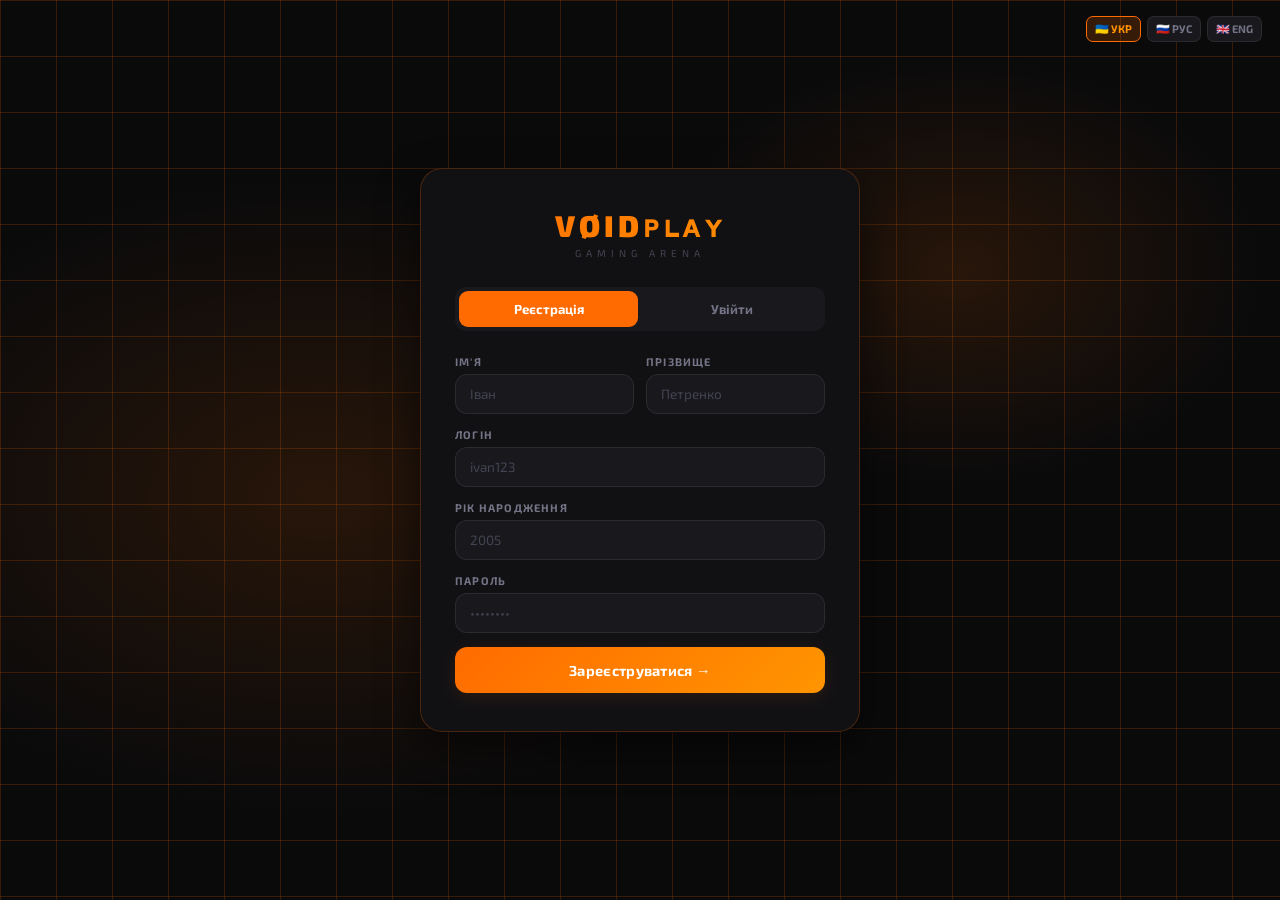
<file: index.html>
<!DOCTYPE html>
<html lang="uk">
<head>
<meta charset="UTF-8"><meta name="viewport" content="width=device-width,initial-scale=1.0">
<title>VØIDplay — Головна</title>
<link rel="stylesheet" href="style.css?v=2026">
<style>
.hero{min-height:100vh;display:flex;flex-direction:column;align-items:center;justify-content:center;text-align:center;padding:calc(var(--header-h)+60px) 24px 80px;position:relative;overflow:hidden;}
.hero-bg{position:absolute;inset:0;pointer-events:none;background:radial-gradient(ellipse 70% 60% at 50% 42%,var(--primary-glow) 0%,transparent 70%),radial-gradient(ellipse 40% 35% at 15% 75%,var(--primary-glow) 0%,transparent 55%);}
.hero-bg::after{content:'';position:absolute;inset:0;background-image:linear-gradient(var(--primary-dim) 1px,transparent 1px),linear-gradient(90deg,var(--primary-dim) 1px,transparent 1px);background-size:60px 60px;}
.hero-badge{display:inline-flex;align-items:center;gap:8px;background:var(--primary-dim);border:1px solid var(--border-primary);border-radius:50px;padding:6px 18px;font-size:11px;font-weight:700;color:var(--primary-light);letter-spacing:1.5px;text-transform:uppercase;margin-bottom:26px;animation:fadeUp .55s ease both;}
.bdot{width:7px;height:7px;border-radius:50%;background:var(--primary);animation:pulse 2s infinite;}
.hero-title{font-size:clamp(68px,13vw,138px);font-weight:900;letter-spacing:-3px;line-height:.88;background:var(--primary-grad);-webkit-background-clip:text;-webkit-text-fill-color:transparent;animation:fadeUp .6s .08s ease both;margin-bottom:20px;}
.hero-sub{font-size:clamp(14px,1.8vw,16px);color:var(--muted);max-width:450px;line-height:1.7;animation:fadeUp .6s .16s ease both;margin-bottom:36px;}
.hero-btns{display:flex;gap:12px;flex-wrap:wrap;justify-content:center;animation:fadeUp .6s .24s ease both;}
.scroll-hint{position:absolute;bottom:36px;left:50%;transform:translateX(-50%);display:flex;flex-direction:column;align-items:center;gap:6px;color:var(--dim);font-size:10px;letter-spacing:2px;text-transform:uppercase;animation:fadeUp .8s .6s ease both;}
.scroll-arr{width:17px;height:17px;border-right:2px solid var(--dim);border-bottom:2px solid var(--dim);transform:rotate(45deg);animation:scrollBounce 1.6s infinite;}
@keyframes scrollBounce{0%,100%{transform:rotate(45deg) translateY(0);opacity:.8;}50%{transform:rotate(45deg) translateY(5px);opacity:.3;}}

.stats-section{padding:90px 0;}
.stats-grid{display:grid;grid-template-columns:repeat(auto-fit,minmax(200px,1fr));gap:16px;margin-top:46px;}

.info-section{background:var(--surface);border-top:1px solid var(--border-primary);border-bottom:1px solid var(--border-primary);padding:90px 0;}
.info-grid{display:grid;grid-template-columns:1fr 1fr;gap:52px;align-items:start;}
.warn-box{background:rgba(255,58,58,.07);border:1px solid rgba(255,58,58,.22);border-radius:var(--r-lg);padding:20px 22px;display:flex;align-items:flex-start;gap:13px;margin-top:22px;}
.warn-icon{font-size:26px;flex-shrink:0;line-height:1;}
.warn-title{font-size:14px;font-weight:900;color:#ff5555;margin-bottom:4px;}
.warn-text{font-size:12.5px;color:var(--muted);line-height:1.6;}
.info-cards{display:flex;flex-direction:column;gap:11px;}
.icard{background:var(--surface2);border:1px solid var(--border);border-radius:11px;padding:14px 16px;display:flex;align-items:center;gap:13px;}
.icard-icon{width:36px;height:36px;border-radius:9px;background:var(--primary-dim);display:flex;align-items:center;justify-content:center;font-size:17px;flex-shrink:0;}
.icard-title{font-size:13px;font-weight:700;margin-bottom:2px;}
.icard-text{font-size:12px;color:var(--muted);line-height:1.5;}

footer{background:var(--surface);border-top:1px solid var(--border-primary);padding:60px 0 38px;}
.footer-grid{display:grid;grid-template-columns:1.4fr 1fr 1fr;gap:48px;margin-bottom:46px;}
.flt{font-size:22px;font-weight:900;letter-spacing:3px;background:var(--primary-grad);-webkit-background-clip:text;-webkit-text-fill-color:transparent;}
.fls{font-size:8px;color:var(--dim);letter-spacing:4px;text-transform:uppercase;margin-top:2px;}
.fdesc{font-size:13px;color:var(--muted);line-height:1.65;margin-top:12px;max-width:230px;}
.fcol-title{font-size:10px;font-weight:700;color:var(--primary);letter-spacing:2.5px;text-transform:uppercase;margin-bottom:14px;}
.flinks{list-style:none;display:flex;flex-direction:column;gap:9px;}
.flinks a{font-size:13.5px;color:var(--muted);transition:color .2s;}
.flinks a:hover{color:var(--primary-light);}
.socials{display:flex;flex-direction:column;gap:8px;}
.soc-btn{display:flex;align-items:center;gap:10px;background:var(--surface2);border:1px solid var(--border);border-radius:10px;padding:8px 12px;font-size:13px;font-weight:600;color:var(--muted);transition:all .2s;}
.soc-btn:hover{border-color:var(--primary);color:var(--primary-light);}
.soc-ico{width:27px;height:27px;border-radius:8px;display:flex;align-items:center;justify-content:center;font-size:14px;}
.fbottom{border-top:1px solid var(--border);padding-top:22px;display:flex;align-items:center;justify-content:space-between;flex-wrap:wrap;gap:12px;}
.fcopy{font-size:12px;color:var(--dim);}
.flegal{display:flex;gap:16px;}
.flegal a{font-size:12px;color:var(--dim);transition:color .2s;}
.flegal a:hover{color:var(--muted);}
.age-chip{background:rgba(255,58,58,.12);border:1px solid rgba(255,58,58,.28);border-radius:6px;padding:3px 9px;font-size:11px;font-weight:900;color:#ff5050;letter-spacing:1px;}
@media(max-width:768px){.info-grid{grid-template-columns:1fr;gap:26px;}.footer-grid{grid-template-columns:1fr;gap:28px;}.fbottom{flex-direction:column;align-items:flex-start;}}
</style>
</head>
<body>
<header class="navbar" id="navbar"></header>

<section class="hero" id="home">
  <div class="hero-bg"></div>
  <div class="hero-badge"><span class="bdot"></span><span>Gaming & Casino Arena</span></div>
  <h1 class="hero-title">VØIDplay</h1>
  <p class="hero-sub">Твоя арена для карткових ігор, Блекджеку проти AI, Crash та щоденних нагород. Грай, вигравай фішки та монети!</p>
  <div class="hero-btns">
    <a href="cards.html" class="btn btn-primary btn-lg">🃏 Карткові ігри (Blackjack) →</a>
    <a href="crash.html" class="btn btn-secondary btn-lg">💥 Грати в Crash</a>
  </div>
  <div class="scroll-hint"><span>ГОРТАЙ</span><div class="scroll-arr"></div></div>
</section>

<section class="stats-section" id="about">
  <div class="container">
    <div class="reveal">
      <div class="section-label">Про нас</div>
      <h2 class="section-title">Нас обирають тисячі</h2>
      <p class="section-desc">VØIDplay — жива платформа з реальними гравцями, картярнею та чесними правилами гри.</p>
    </div>
    <div class="stats-grid counters-group">
      <div class="stat-card reveal reveal-d1"><div class="stat-num" data-count="14280">0</div><div class="stat-lbl">Активних гравців</div></div>
      <div class="stat-card reveal reveal-d2"><div class="stat-num" data-count="382000">0</div><div class="stat-lbl">Роздач зіграно</div></div>
      <div class="stat-card reveal reveal-d3"><div class="stat-num" data-count="9400000">0</div><div class="stat-lbl">Виплачено монет</div></div>
      <div class="stat-card reveal reveal-d4"><div class="stat-num" data-count="847">0</div><div class="stat-lbl">Онлайн зараз</div></div>
    </div>
  </div>
</section>

<section class="info-section">
  <div class="container">
    <div class="info-grid">
      <div class="reveal">
        <div class="section-label">Важливо</div>
        <h2 class="section-title">Безпека та правила</h2>
        <p class="section-desc">Перш ніж почати — ознайомся з основними правилами платформи.</p>
        <div class="warn-box"><div class="warn-icon">⚠️</div>
          <div><div class="warn-title">Вікове обмеження: 13+</div>
            <div class="warn-text">Якщо тобі немає 13 років — покинь сайт. Ця платформа містить ігровий контент.</div></div></div>
      </div>
      <div class="info-cards reveal reveal-d1">
        <div class="icard"><div class="icard-icon">🔒</div><div><div class="icard-title">Безпечне середовище</div><div class="icard-text">Всі дані зашифровані. Ми не передаємо інформацію третім особам.</div></div></div>
        <div class="icard"><div class="icard-icon">🪙</div><div><div class="icard-title">Тільки ігрові монети</div><div class="icard-text">На платформі немає реальних грошей — лише ігрова валюта.</div></div></div>
        <div class="icard"><div class="icard-icon">📋</div><div><div class="icard-title">Чесна гра</div><div class="icard-text">Шахрайство і мультиакаунти заборонені та призведуть до бану.</div></div></div>
        <div class="icard"><div class="icard-icon">💬</div><div><div class="icard-title">Підтримка 24/7</div><div class="icard-text">Наша команда допоможе в Telegram або Discord у будь-який час.</div></div></div>
      </div>
    </div>
  </div>
</section>

<footer>
  <div class="container">
    <div class="footer-grid">
      <div>
        <div class="flt">VØIDᴘʟᴀʏ</div><div class="fls">Gaming Arena</div>
        <p class="fdesc">Найкраща ігрова арена для карткових ігор, кейсів та нагород. Грай чесно, вигравай більше.</p>
      </div>
      <div>
        <div class="fcol-title">Навігація</div>
        <ul class="flinks">
          <li><a href="index.html">🏠 Головна</a></li>
          <li><a href="cards.html">🃏 Карткові ігри</a></li>
          <li><a href="crash.html">💥 Crash</a></li>
          <li><a href="cases.html">🎁 Кейси (Ремонт)</a></li>
          <li><a href="wheel.html">🎡 Колесо (Ремонт)</a></li>
          <li><a href="profile.html">👤 Профіль</a></li>
        </ul>
      </div>
      <div>
        <div class="fcol-title">Соціальні мережі</div>
        <div class="socials">
          <a href="#" class="soc-btn"><span class="soc-ico" style="background:rgba(41,182,246,.15)">✈️</span>Telegram</a>
          <a href="#" class="soc-btn"><span class="soc-ico" style="background:rgba(88,101,242,.15)">💬</span>Discord</a>
          <a href="#" class="soc-btn"><span class="soc-ico" style="background:rgba(255,0,0,.12)">▶️</span>YouTube</a>
          <a href="#" class="soc-btn"><span class="soc-ico" style="background:rgba(255,255,255,.06)">🎵</span>TikTok</a>
        </div>
      </div>
    </div>
    <div class="fbottom">
      <span class="fcopy">© 2025 VØIDplay. Усі права захищені.</span>
      <div class="flegal"><a href="#">Умови</a><a href="#">Конфіденційність</a><a href="#">Правила</a></div>
      <span class="age-chip">13+</span>
    </div>
  </div>
</footer>

<script src="script.js?v=2026"></script>
<script>
requireAuth();
buildNavbar('home');
setLang(currentLang);
initReveal();
initCounters();
initMusic();
</script>
</body>
</html>
</file>
<file: style.css>
/* ═══════════════════════════════════════════
   VØIDplay — style.css  v11
   Dark & Light Themes · Blackjack · Next-Gen Texas Poker Arena · Pointer Roulette · 100% Mobile
   ═══════════════════════════════════════════ */
@import url('https://fonts.googleapis.com/css2?family=Exo+2:wght@400;600;700;900&display=swap');

*,*::before,*::after{margin:0;padding:0;box-sizing:border-box;}

/* ── DARK THEME (Black + Orange) ── */
:root, [data-theme="dark"] {
  --theme-name: 'dark';
  --orange: #ff6b00;
  --orange-light: #ff8c00;
  --orange-dim: rgba(255,107,0,.18);
  --orange-glow: rgba(255,107,0,.12);
  --primary: #ff6b00;
  --primary-light: #ff9200;
  --primary-dim: rgba(255,107,0,.18);
  --primary-glow: rgba(255,107,0,.12);
  --primary-grad: linear-gradient(135deg, #ff6b00, #ff9500);
  --primary-grad-hover: linear-gradient(135deg, #ff7a1a, #ffa01a);
  
  --bg: #0a0a0b;
  --bg2: #0e0e10;
  --surface: #111114;
  --surface2: #18181d;
  --surface3: #1e1e24;
  --border: rgba(255,255,255,.08);
  --border-o: rgba(255,107,0,.24);
  --border-primary: rgba(255,107,0,.24);
  
  --text: #f0f0f4;
  --text-pure: #ffffff;
  --muted: #737385;
  --dim: #444452;
  
  --green: #00e676;
  --red: #ff4444;
  --blue: #00d4ff;
  --purple: #9d4edd;
  --gold: #ffb800;
  
  --navbar-bg: rgba(10,10,11,.92);
  --header-h: 64px;
  --r: 12px;
  --r-lg: 18px;
  --font: 'Exo 2', sans-serif;
  --shadow-card: 0 16px 40px rgba(0,0,0,.5);
}

/* ── LIGHT THEME (White + Blue) ── */
[data-theme="light"] {
  --theme-name: 'light';
  --orange: #0062ff;
  --orange-light: #0084ff;
  --orange-dim: rgba(0,98,255,.12);
  --orange-glow: rgba(0,98,255,.08);
  --primary: #0062ff;
  --primary-light: #0084ff;
  --primary-dim: rgba(0,98,255,.12);
  --primary-glow: rgba(0,98,255,.08);
  --primary-grad: linear-gradient(135deg, #0052e0, #0099ff);
  --primary-grad-hover: linear-gradient(135deg, #0062ff, #1ab0ff);
  
  --bg: #f4f6fa;
  --bg2: #e9eef6;
  --surface: #ffffff;
  --surface2: #f0f3f9;
  --surface3: #e2e8f4;
  --border: rgba(0,25,70,.10);
  --border-o: rgba(0,98,255,.24);
  --border-primary: rgba(0,98,255,.24);
  
  --text: #0e121a;
  --text-pure: #000000;
  --muted: #586377;
  --dim: #8b97ac;
  
  --green: #00a854;
  --red: #d32f2f;
  --blue: #0062ff;
  --purple: #7025c2;
  --gold: #df9b00;
  
  --navbar-bg: rgba(255,255,255,.94);
  --header-h: 64px;
  --r: 12px;
  --r-lg: 18px;
  --font: 'Exo 2', sans-serif;
  --shadow-card: 0 12px 36px rgba(0,35,90,.08);
}

/* ── BASE & SCROLLBAR ── */
html { scroll-behavior: smooth; }
body {
  font-family: var(--font);
  background: var(--bg);
  color: var(--text);
  min-height: 100vh;
  -webkit-font-smoothing: antialiased;
  transition: background-color .25s ease, color .25s ease;
  overflow-x: hidden;
}
a { text-decoration: none; color: inherit; }
button { font-family: var(--font); cursor: pointer; }
input, select { font-family: var(--font); }

::-webkit-scrollbar { width: 6px; height: 6px; }
::-webkit-scrollbar-track { background: var(--bg2); }
::-webkit-scrollbar-thumb { background: var(--surface3); border-radius: 3px; }

/* ── NAVBAR ── */
.navbar {
  position: fixed;
  top: 0; left: 0; right: 0;
  height: var(--header-h);
  background: var(--navbar-bg);
  backdrop-filter: blur(20px);
  -webkit-backdrop-filter: blur(20px);
  border-bottom: 1px solid var(--border-primary);
  z-index: 1000;
  display: flex;
  align-items: center;
  padding: 0 20px;
  transition: background .25s ease, border-color .25s ease;
}
.nav-logo {
  display: flex;
  flex-direction: column;
  line-height: 1;
  margin-right: 20px;
  flex-shrink: 0;
}
.nav-logo-title {
  font-size: 19px;
  font-weight: 900;
  letter-spacing: 2px;
  background: var(--primary-grad);
  -webkit-background-clip: text;
  -webkit-text-fill-color: transparent;
}
.nav-logo-sub {
  font-size: 7px;
  color: var(--dim);
  letter-spacing: 3px;
  text-transform: uppercase;
  margin-top: 2px;
}
.nav-links {
  display: flex;
  align-items: center;
  gap: 4px;
  flex: 1;
}
.nav-link {
  display: flex;
  align-items: center;
  gap: 6px;
  padding: 7px 11px;
  border-radius: 9px;
  font-size: 12.5px;
  font-weight: 700;
  color: var(--muted);
  transition: color .2s, background .2s;
  white-space: nowrap;
  border: none;
  background: none;
}
.nav-link:hover {
  color: var(--primary-light);
  background: var(--primary-dim);
}
.nav-link.active {
  color: var(--primary-light);
  background: var(--primary-dim);
  border-bottom: 2px solid var(--primary);
}
.nav-right {
  display: flex;
  align-items: center;
  gap: 8px;
  margin-left: auto;
  flex-shrink: 0;
}
.lang-btn {
  background: var(--surface2);
  border: 1px solid var(--border);
  border-radius: 7px;
  padding: 5px 8px;
  color: var(--muted);
  font-size: 11px;
  font-weight: 700;
  cursor: pointer;
  transition: all .2s;
}
.lang-btn:hover { border-color: var(--primary); color: var(--primary-light); }
.lang-btn.active {
  background: var(--primary-dim);
  border-color: var(--primary);
  color: var(--primary-light);
}

/* ── NAV COINS & PLUS BUTTON ── */
.nav-coins-wrap {
  display: flex;
  align-items: center;
  background: var(--surface2);
  border: 1px solid var(--border-primary);
  border-radius: 10px;
  overflow: hidden;
  box-shadow: 0 2px 8px rgba(0,0,0,.15);
}
.nav-coins {
  display: flex;
  align-items: center;
  gap: 5px;
  padding: 5px 10px;
  font-size: 13px;
  font-weight: 800;
  color: var(--gold);
}
.nav-coins-plus {
  background: var(--primary);
  border: none;
  border-left: 1px solid var(--border-primary);
  color: #ffffff;
  font-size: 15px;
  font-weight: 900;
  padding: 5px 10px;
  cursor: pointer;
  display: flex;
  align-items: center;
  justify-content: center;
  transition: all .2s;
  box-shadow: inset 0 0 10px rgba(0,0,0,.2);
}
.nav-coins-plus:hover {
  background: var(--primary-light);
  transform: scale(1.05);
}
.nav-coins-plus:active {
  transform: scale(0.95);
}

.profile-wrap { position: relative; }
.profile-toggle {
  display: flex;
  align-items: center;
  gap: 7px;
  background: var(--primary-dim);
  border: 1px solid var(--border-primary);
  border-radius: 10px;
  padding: 4px 10px 4px 4px;
  cursor: pointer;
  transition: all .2s;
}
.profile-toggle:hover { background: var(--primary-glow); border-color: var(--primary); }
.profile-avatar {
  width: 30px;
  height: 30px;
  border-radius: 8px;
  background: var(--primary-grad);
  display: flex;
  align-items: center;
  justify-content: center;
  font-size: 11px;
  font-weight: 900;
  color: #fff;
  flex-shrink: 0;
}
.profile-name {
  font-size: 12px;
  font-weight: 700;
  color: var(--primary-light);
  max-width: 90px;
  overflow: hidden;
  text-overflow: ellipsis;
  white-space: nowrap;
}
.profile-chevron { width: 12px; height: 12px; fill: var(--primary-light); transition: transform .2s; flex-shrink: 0; }
.profile-wrap.open .profile-chevron { transform: rotate(180deg); }
.profile-dropdown {
  position: absolute;
  top: calc(100% + 10px);
  right: 0;
  min-width: 220px;
  background: var(--surface);
  border: 1px solid var(--border-primary);
  border-radius: 14px;
  padding: 8px;
  box-shadow: var(--shadow-card);
  opacity: 0;
  pointer-events: none;
  transform: translateY(-6px);
  transition: opacity .18s, transform .18s;
  z-index: 200;
}
.profile-wrap.open .profile-dropdown { opacity: 1; pointer-events: all; transform: translateY(0); }
.pd-head { padding: 8px 10px 10px; border-bottom: 1px solid var(--border); margin-bottom: 6px; }
.pd-fullname { font-size: 13.5px; font-weight: 900; }
.pd-username { font-size: 11.5px; color: var(--muted); margin-top: 2px; }
.pd-coins {
  display: flex;
  align-items: center;
  gap: 5px;
  background: var(--surface2);
  border-radius: 7px;
  padding: 4px 8px;
  font-size: 11.5px;
  font-weight: 700;
  color: var(--gold);
  margin-top: 6px;
}
.pd-item {
  display: flex;
  align-items: center;
  gap: 8px;
  padding: 8px 10px;
  border-radius: 8px;
  font-size: 12px;
  font-weight: 600;
  color: var(--muted);
  cursor: pointer;
  transition: all .15s;
  border: none;
  background: none;
  width: 100%;
  text-align: left;
}
.pd-item:hover { background: var(--surface2); color: var(--text); }
.pd-item.danger:hover { background: rgba(255,68,68,.1); color: var(--red); }
.pd-sep { height: 1px; background: var(--border); margin: 4px 0; }

.music-btn, .theme-btn {
  background: var(--surface2);
  border: 1px solid var(--border);
  border-radius: 8px;
  padding: 5px 9px;
  font-size: 13px;
  cursor: pointer;
  transition: all .2s;
  color: var(--muted);
}
.music-btn:hover, .theme-btn:hover { border-color: var(--primary); background: var(--primary-dim); }

/* ── BUTTONS ── */
.btn {
  display: inline-flex;
  align-items: center;
  justify-content: center;
  gap: 6px;
  border: none;
  border-radius: var(--r);
  font-family: var(--font);
  font-weight: 700;
  cursor: pointer;
  transition: opacity .2s, transform .12s, box-shadow .2s;
  letter-spacing: .3px;
  min-height: 38px;
}
.btn:active { transform: scale(.97); }
.btn:disabled { opacity: .4; cursor: not-allowed; transform: none!important; }
.btn-primary {
  background: var(--primary-grad);
  color: #fff;
  padding: 11px 20px;
  font-size: 13.5px;
  box-shadow: 0 4px 18px var(--primary-glow);
}
.btn-primary:hover:not(:disabled) {
  opacity: .92;
  background: var(--primary-grad-hover);
  box-shadow: 0 6px 26px var(--primary-dim);
}
.btn-secondary {
  background: var(--surface2);
  border: 1px solid var(--border);
  color: var(--text);
  padding: 11px 20px;
  font-size: 13.5px;
}
.btn-secondary:hover:not(:disabled) { border-color: var(--primary); color: var(--primary-light); }
.btn-ghost {
  background: none;
  border: 1px solid var(--border-primary);
  color: var(--primary-light);
  padding: 9px 16px;
  font-size: 12.5px;
}
.btn-ghost:hover:not(:disabled) { background: var(--primary-dim); }
.btn-danger {
  background: rgba(255,68,68,.12);
  border: 1px solid rgba(255,68,68,.25);
  color: var(--red);
  padding: 9px 16px;
  font-size: 12.5px;
}
.btn-danger:hover:not(:disabled) { background: rgba(255,68,68,.2); }
.btn-success {
  background: linear-gradient(135deg,#00b050,#00e676);
  color: #fff;
  padding: 10px 18px;
  font-size: 13px;
  box-shadow: 0 4px 16px rgba(0,230,118,.25);
}
.btn-warning {
  background: linear-gradient(135deg,#ff8c00,#ffb800);
  color: #fff;
  padding: 10px 18px;
  font-size: 13px;
}
.btn-full { width: 100%; }
.btn-sm { padding: 6px 12px; font-size: 11.5px; border-radius: 8px; min-height: 32px; }
.btn-lg { padding: 13px 26px; font-size: 14.5px; min-height: 46px; }

/* ── FORMS ── */
.field { display: flex; flex-direction: column; gap: 6px; min-width: 0; }
.field-label { font-size: 11px; font-weight: 700; color: var(--muted); text-transform: uppercase; letter-spacing: 1.2px; }
.field-input {
  width: 100%;
  min-width: 0;
  background: var(--surface2);
  border: 1px solid var(--border);
  border-radius: var(--r);
  padding: 11px 14px;
  color: var(--text);
  font-size: 13.5px;
  outline: none;
  transition: border-color .2s, box-shadow .2s;
}
.field-input:focus { border-color: var(--primary); box-shadow: 0 0 0 3px var(--primary-dim); }
.field-input::placeholder { color: var(--dim); }
.field-input:disabled { opacity: .45; }
.field-row { display: grid; grid-template-columns: 1fr 1fr; gap: 12px; }
.alert { border-radius: 9px; padding: 10px 12px; font-size: 12.5px; text-align: center; display: none; }
.alert.show { display: block; }
.alert-error { background: rgba(255,68,68,.1); border: 1px solid rgba(255,68,68,.25); color: #ff6060; }
.alert-success { background: rgba(0,230,118,.08); border: 1px solid rgba(0,230,118,.2); color: var(--green); }

/* ── LAYOUT & CARDS ── */
.page-wrap { padding-top: calc(var(--header-h) + 30px); padding-bottom: 60px; min-height: 100vh; }
.container { max-width: 1100px; margin: 0 auto; padding: 0 16px; }
.card {
  background: var(--surface);
  border: 1px solid var(--border-primary);
  border-radius: var(--r-lg);
  padding: 24px;
  position: relative;
  overflow: hidden;
  box-shadow: var(--shadow-card);
}
.card::before {
  content: '';
  position: absolute;
  top: 0; left: 0; right: 0;
  height: 2px;
  background: linear-gradient(90deg, var(--primary), transparent 70%);
}

.section-label {
  font-size: 10px;
  font-weight: 700;
  color: var(--primary);
  letter-spacing: 2.5px;
  text-transform: uppercase;
  margin-bottom: 6px;
}
.section-title {
  font-size: clamp(24px, 4vw, 36px);
  font-weight: 900;
  letter-spacing: -.5px;
  line-height: 1.1;
  margin-bottom: 10px;
}
.section-desc {
  font-size: 13.5px;
  color: var(--muted);
  line-height: 1.6;
  max-width: 520px;
}

/* ── STATS & ABOUT US (HOMEPAGE) ── */
.stat-card {
  background: var(--surface);
  border: 1px solid var(--border-primary);
  border-radius: var(--r-lg);
  padding: 26px 20px;
  text-align: center;
  position: relative;
  overflow: hidden;
  box-shadow: var(--shadow-card);
  transition: transform .25s ease, border-color .25s ease, box-shadow .25s ease;
}
.stat-card:hover {
  transform: translateY(-4px);
  border-color: var(--primary);
  box-shadow: 0 12px 30px var(--primary-glow);
}
.stat-card::before {
  content: '';
  position: absolute;
  top: 0; left: 0; right: 0; height: 2px;
  background: var(--primary-grad);
}
.stat-num {
  font-size: clamp(32px, 4vw, 44px);
  font-weight: 900;
  letter-spacing: -1px;
  background: var(--primary-grad);
  -webkit-background-clip: text;
  -webkit-text-fill-color: transparent;
  margin-bottom: 6px;
  line-height: 1.1;
}
.stat-lbl {
  font-size: 13px;
  font-weight: 700;
  color: var(--muted);
}

/* Scroll reveal animations */
.reveal { opacity: 0; transform: translateY(20px); transition: opacity .6s ease, transform .6s ease; }
.reveal.visible { opacity: 1; transform: translateY(0); }
.reveal-d1 { transition-delay: .1s; }
.reveal-d2 { transition-delay: .2s; }
.reveal-d3 { transition-delay: .3s; }
.reveal-d4 { transition-delay: .4s; }

/* ── LOBBY GRID CARDS (CARDS HUB) ── */
.lobby-grid {
  display: grid;
  grid-template-columns: repeat(auto-fit, minmax(280px, 1fr));
  gap: 20px;
  margin-bottom: 30px;
}
.game-card {
  background: var(--surface);
  border: 1px solid var(--border-primary);
  border-radius: 20px;
  padding: 24px;
  position: relative;
  overflow: hidden;
  transition: transform .25s, border-color .25s, box-shadow .25s;
  cursor: pointer;
  box-shadow: var(--shadow-card);
  display: flex;
  flex-direction: column;
}
.game-card:hover {
  transform: translateY(-4px);
  border-color: var(--primary);
  box-shadow: 0 16px 36px var(--primary-glow);
}
.game-card.active-game {
  border: 2px solid var(--primary);
}
.game-card::before {
  content: '';
  position: absolute;
  top: 0; left: 0; right: 0; height: 3px;
  background: var(--primary-grad);
}
.gc-header {
  display: flex;
  align-items: center;
  justify-content: space-between;
  margin-bottom: 14px;
}
.gc-icon { font-size: 40px; line-height: 1; }
.gc-badge {
  padding: 4px 10px;
  border-radius: 20px;
  font-size: 10px;
  font-weight: 900;
  letter-spacing: 1px;
  text-transform: uppercase;
}
.gc-badge.active { background: rgba(0,230,118,.15); color: var(--green); border: 1px solid rgba(0,230,118,.3); }
.gc-badge.soon { background: var(--surface2); color: var(--dim); border: 1px solid var(--border); }
.gc-title { font-size: 18px; font-weight: 900; margin-bottom: 6px; }
.gc-desc { font-size: 13px; color: var(--muted); line-height: 1.5; margin-bottom: 18px; flex: 1; }

/* ── "IN DEVELOPMENT" POPUP MODAL (DEV MODAL) ── */
.dev-modal-overlay {
  position: fixed;
  inset: 0;
  z-index: 9500;
  background: rgba(0,0,0,.75);
  backdrop-filter: blur(8px);
  -webkit-backdrop-filter: blur(8px);
  display: flex;
  align-items: center;
  justify-content: center;
  padding: 16px;
  animation: fadeIn .2s ease both;
}
.dev-modal {
  background: var(--surface);
  border: 1px solid var(--border-primary);
  border-radius: 24px;
  padding: 32px 26px;
  max-width: 400px;
  width: 100%;
  text-align: center;
  box-shadow: var(--shadow-card);
  position: relative;
  overflow: hidden;
  animation: popIn .25s ease both;
}
.dev-modal::before {
  content: '';
  position: absolute;
  top: 0; left: 0; right: 0; height: 3px;
  background: var(--primary-grad);
}
.dev-modal-icon {
  font-size: 46px;
  margin-bottom: 12px;
  line-height: 1;
}
.dev-modal-title {
  font-size: 18px;
  font-weight: 900;
  margin-bottom: 10px;
  color: var(--text);
}
.dev-modal-text {
  font-size: 13px;
  color: var(--muted);
  line-height: 1.6;
  margin-bottom: 22px;
}

@keyframes popIn {
  0% { transform: scale(0.88); opacity: 0; }
  100% { transform: scale(1); opacity: 1; }
}
@keyframes fadeIn {
  0% { opacity: 0; }
  100% { opacity: 1; }
}

/* ── ROULETTE WHEEL POINTER & WRAPPER ── */
.wheel-wrapper {
  position: relative;
  display: flex;
  align-items: center;
  justify-content: center;
  margin: 10px auto;
  width: 290px;
  height: 290px;
}
.wheel-pointer {
  position: absolute;
  top: -12px;
  left: 50%;
  transform: translateX(-50%);
  z-index: 10;
  width: 0;
  height: 0;
  border-left: 12px solid transparent;
  border-right: 12px solid transparent;
  border-top: 22px solid #ffd700;
  filter: drop-shadow(0 4px 8px rgba(0,0,0,.8));
}
.wheel-pointer::after {
  content: '';
  position: absolute;
  top: -24px;
  left: -5px;
  width: 10px;
  height: 10px;
  border-radius: 50%;
  background: #fff;
  box-shadow: 0 0 6px #ffd700;
}

/* ═══════════════════════════════════════════════════
   🎪 CRAZY TIME 1WIN VIP LIVE STUDIO STYLES
   ═══════════════════════════════════════════════════ */
/* Studio Header Bar */
.ct-live-header {
  display: flex;
  align-items: center;
  justify-content: space-between;
  background: rgba(12, 14, 24, 0.88);
  backdrop-filter: blur(12px);
  -webkit-backdrop-filter: blur(12px);
  border: 1px solid rgba(255, 215, 0, 0.25);
  border-radius: 16px;
  padding: 10px 18px;
  margin-bottom: 14px;
  gap: 12px;
  flex-wrap: wrap;
  box-shadow: 0 8px 24px rgba(0, 0, 0, 0.5);
}
.ct-header-left {
  display: flex;
  align-items: center;
  gap: 12px;
}
.ct-live-badge {
  display: inline-flex;
  align-items: center;
  gap: 6px;
  background: rgba(255, 0, 85, 0.15);
  border: 1px solid #ff0055;
  color: #ff3366;
  font-size: 11px;
  font-weight: 900;
  letter-spacing: 1px;
  padding: 4px 10px;
  border-radius: 20px;
}
.ct-live-dot {
  width: 8px;
  height: 8px;
  border-radius: 50%;
  background: #ff0055;
  box-shadow: 0 0 8px #ff0055;
  animation: liveDotPulse 1.4s infinite alternate ease-in-out;
}
@keyframes liveDotPulse {
  0% { transform: scale(0.85); opacity: 0.6; }
  100% { transform: scale(1.2); opacity: 1; box-shadow: 0 0 12px #ff0055; }
}
.ct-studio-title {
  font-size: 18px;
  font-weight: 900;
  letter-spacing: 1.5px;
  background: linear-gradient(135deg, #ffd700 0%, #ff8c00 50%, #ff007f 100%);
  -webkit-background-clip: text;
  -webkit-text-fill-color: transparent;
  text-transform: uppercase;
}
.ct-header-meta {
  display: flex;
  align-items: center;
  gap: 14px;
  font-size: 12px;
  font-weight: 700;
  color: var(--muted);
}
.ct-round-id {
  background: rgba(255, 255, 255, 0.06);
  padding: 4px 8px;
  border-radius: 6px;
  color: #a0aec0;
  letter-spacing: 0.5px;
}
.ct-online-count {
  color: #00ff88;
  display: flex;
  align-items: center;
  gap: 5px;
}
.ct-audio-toggle {
  background: rgba(255, 255, 255, 0.08);
  border: 1px solid rgba(255, 255, 255, 0.15);
  color: #fff;
  border-radius: 8px;
  padding: 5px 10px;
  font-size: 12px;
  font-weight: 800;
  cursor: pointer;
  transition: all .2s;
}
.ct-audio-toggle:hover {
  background: rgba(255, 215, 0, 0.2);
  border-color: #ffd700;
}

/* 1win Authentic History Bar */
.ct-history-bar {
  display: flex;
  align-items: center;
  gap: 12px;
  background: rgba(10, 11, 18, 0.92);
  border: 1px solid rgba(255, 255, 255, 0.1);
  border-radius: 14px;
  padding: 8px 14px;
  margin-bottom: 16px;
  overflow-x: auto;
  scrollbar-width: thin;
}
.ct-hist-label {
  font-size: 11px;
  font-weight: 900;
  letter-spacing: 1.2px;
  color: #ffd700;
  white-space: nowrap;
  text-shadow: 0 0 8px rgba(255, 215, 0, 0.3);
}
.ct-hist-strip {
  display: flex;
  align-items: center;
  gap: 8px;
  flex: 1;
}
.ct-hist-item {
  display: inline-flex;
  align-items: center;
  gap: 4px;
  min-width: 38px;
  height: 32px;
  padding: 0 10px;
  border-radius: 8px;
  font-size: 13px;
  font-weight: 900;
  color: #fff;
  box-shadow: 0 4px 10px rgba(0, 0, 0, 0.4);
  user-select: none;
  white-space: nowrap;
  position: relative;
  transition: transform .2s;
}
.ct-hist-item:hover {
  transform: translateY(-2px);
}
.ct-hist-item.tag-1  { background: linear-gradient(180deg, #00b4d8 0%, #0077b6 100%); color: #fff; border: 1px solid #90e0ef; }
.ct-hist-item.tag-2  { background: linear-gradient(180deg, #ffd166 0%, #e09f3e 100%); color: #3d2b00; border: 1px solid #ffe6a7; }
.ct-hist-item.tag-5  { background: linear-gradient(180deg, #ff4d8d 0%, #c2185b 100%); color: #fff; border: 1px solid #ff80ab; }
.ct-hist-item.tag-10 { background: linear-gradient(180deg, #9c27b0 0%, #6a1b9a 100%); color: #fff; border: 1px solid #ba68c8; }
.ct-hist-item.tag-cf { background: linear-gradient(135deg, #1e88e5 0%, #e53935 100%); color: #fff; border: 1px solid #ffd700; box-shadow: 0 0 10px rgba(30,136,229,.5); }
.ct-hist-item.tag-pac{ background: linear-gradient(135deg, #d81b60 0%, #8e24aa 100%); color: #fff; border: 1px solid #ff4081; box-shadow: 0 0 10px rgba(216,27,96,.5); }
.ct-hist-item.tag-ch { background: linear-gradient(135deg, #00c853 0%, #00796b 100%); color: #fff; border: 1px solid #69f0ae; box-shadow: 0 0 10px rgba(0,200,83,.5); }
.ct-hist-item.tag-ct { background: linear-gradient(135deg, #ff0055 0%, #ffd700 100%); color: #fff; border: 1px solid #ffd700; box-shadow: 0 0 14px rgba(255,215,0,.6); font-size: 14px; }

.ct-hist-mult-badge {
  background: #ffd700;
  color: #111;
  font-size: 10px;
  font-weight: 900;
  border-radius: 4px;
  padding: 1px 4px;
  box-shadow: 0 1px 4px rgba(0,0,0,.4);
}

/* Studio Center Stage */
.ct-arena {
  display: flex;
  flex-direction: column;
  align-items: center;
  gap: 20px;
  max-width: 900px;
  margin: 0 auto;
  position: relative;
}

/* 1win Realistic Top Slot Machine */
.ct-top-slot-box {
  background: linear-gradient(180deg, #2b1d03 0%, #150e01 45%, #080500 100%);
  border: 3px solid #d4af37;
  border-radius: 20px;
  padding: 12px 24px;
  display: flex;
  flex-direction: column;
  align-items: center;
  box-shadow: 0 0 35px rgba(212, 175, 55, 0.35), inset 0 0 20px rgba(0,0,0,.9);
  width: 100%;
  max-width: 420px;
  position: relative;
  transition: all .3s;
}
.ct-top-slot-box.matched-glow {
  border-color: #00ffcc;
  box-shadow: 0 0 45px rgba(0, 255, 204, 0.6), inset 0 0 25px rgba(0, 255, 204, 0.3);
  animation: slotGlowPulse .8s infinite alternate;
}
@keyframes slotGlowPulse {
  0% { transform: scale(1); }
  100% { transform: scale(1.02); }
}
.ct-top-slot-marquee {
  display: flex;
  align-items: center;
  gap: 8px;
  font-size: 11px;
  font-weight: 900;
  letter-spacing: 2px;
  color: #ffd700;
  margin-bottom: 8px;
  text-shadow: 0 0 10px rgba(255, 215, 0, 0.8);
}
.ct-marquee-dot {
  width: 6px;
  height: 6px;
  border-radius: 50%;
  background: #ff0055;
  box-shadow: 0 0 6px #ff0055;
}
.ct-top-slot-casing {
  display: flex;
  align-items: center;
  justify-content: center;
  gap: 14px;
  background: #000;
  border: 2px solid rgba(212, 175, 55, 0.6);
  border-radius: 14px;
  padding: 8px 16px;
  position: relative;
  overflow: hidden;
  box-shadow: inset 0 0 20px rgba(0,0,0,.95);
  width: 100%;
}
/* Red Laser Payline Across Reels */
.ct-slot-payline {
  position: absolute;
  top: 50%;
  left: 0;
  right: 0;
  height: 2px;
  background: #ff0033;
  box-shadow: 0 0 8px #ff0033, 0 0 16px #ff0033;
  transform: translateY(-50%);
  pointer-events: none;
  z-index: 5;
  opacity: 0.8;
}
.ct-slot-reel-window {
  width: 130px;
  height: 68px;
  overflow: hidden;
  position: relative;
  display: flex;
  align-items: center;
  justify-content: center;
  background: radial-gradient(circle, #1a1a24 0%, #08080c 100%);
  border-radius: 10px;
  border: 1px solid rgba(255, 255, 255, 0.15);
}
.ct-slot-reel-strip {
  display: flex;
  flex-direction: column;
  align-items: center;
  justify-content: center;
  width: 100%;
  transition: transform .15s ease-out;
}
.ct-slot-reel-window.spinning .ct-slot-reel-strip {
  filter: blur(1.5px);
}
.ct-reel-symbol {
  height: 68px;
  display: flex;
  align-items: center;
  justify-content: center;
  font-size: 20px;
  font-weight: 900;
  width: 100%;
  text-shadow: 0 2px 8px rgba(0,0,0,.9);
  user-select: none;
}
.ct-reel-symbol.mult-text {
  color: #00ffd5;
  font-size: 24px;
  text-shadow: 0 0 12px rgba(0, 255, 213, 0.8);
}
.ct-slot-divider {
  font-size: 26px;
  font-weight: 900;
  color: #ffd700;
  text-shadow: 0 0 12px #ffd700;
  z-index: 6;
}
.ct-top-slot-caption {
  margin-top: 8px;
  font-size: 12px;
  font-weight: 800;
  letter-spacing: 0.5px;
  color: #cbd5e0;
  text-align: center;
}

/* Main 1win Stage Wheel */
.ct-wheel-stage {
  position: relative;
  display: flex;
  align-items: center;
  justify-content: center;
  margin: 4px 0;
  width: 440px;
  height: 440px;
}
.ct-wheel-halo {
  position: absolute;
  inset: -15px;
  border-radius: 50%;
  background: radial-gradient(circle, rgba(255, 215, 0, 0.12) 0%, rgba(255, 0, 85, 0.06) 60%, transparent 80%);
  pointer-events: none;
  filter: blur(8px);
}
.ct-flapper-pointer {
  position: absolute;
  top: -10px;
  left: 50%;
  transform: translateX(-50%);
  z-index: 25;
  width: 24px;
  height: 48px;
  transform-origin: top center;
  filter: drop-shadow(0 6px 12px rgba(0,0,0,.95));
  pointer-events: none;
}
.ct-flapper-pointer::before {
  content: '';
  position: absolute;
  top: 0;
  left: 50%;
  transform: translateX(-50%);
  width: 16px;
  height: 16px;
  border-radius: 50%;
  background: radial-gradient(circle, #ffd700 0%, #996515 100%);
  border: 2px solid #fff;
  box-shadow: 0 0 8px #ffd700;
}
.ct-flapper-pointer::after {
  content: '';
  position: absolute;
  top: 10px;
  left: 50%;
  transform: translateX(-50%);
  width: 0;
  height: 0;
  border-left: 10px solid transparent;
  border-right: 10px solid transparent;
  border-top: 36px solid #ffd700;
}
.ct-flapper-pointer.jiggle {
  animation: flapperBounceReal .09s cubic-bezier(0.175, 0.885, 0.32, 1.275);
}
@keyframes flapperBounceReal {
  0% { transform: translateX(-50%) rotate(0deg); }
  50% { transform: translateX(-50%) rotate(-24deg); }
  100% { transform: translateX(-50%) rotate(0deg); }
}

.ct-wheel-center-hub {
  position: absolute;
  top: 50%;
  left: 50%;
  transform: translate(-50%, -50%);
  width: 88px;
  height: 88px;
  border-radius: 50%;
  background: radial-gradient(circle at 40% 30%, #ffd700 0%, #b8860b 45%, #291a00 100%);
  border: 4px solid #fff2a3;
  display: flex;
  flex-direction: column;
  align-items: center;
  justify-content: center;
  box-shadow: 0 0 25px rgba(0,0,0,.9), inset 0 0 15px rgba(0,0,0,.7);
  pointer-events: none;
  z-index: 20;
}
.ct-hub-text {
  font-size: 11px;
  font-weight: 900;
  letter-spacing: 1.5px;
  color: #fff;
  text-shadow: 0 2px 6px rgba(0,0,0,.9);
  text-transform: uppercase;
}

/* Broadcast Round Status Bar & Countdown Progress */
.ct-live-status-bar {
  width: 100%;
  max-width: 580px;
  background: rgba(15, 17, 28, 0.95);
  border: 2px solid rgba(255, 215, 0, 0.4);
  border-radius: 16px;
  padding: 12px 20px;
  display: flex;
  flex-direction: column;
  gap: 8px;
  text-align: center;
  box-shadow: 0 8px 30px rgba(0,0,0,.6);
}
.ct-status-headline {
  font-size: 16px;
  font-weight: 900;
  letter-spacing: 1px;
  color: #fff;
  display: flex;
  align-items: center;
  justify-content: center;
  gap: 8px;
}
.ct-status-timer-count {
  color: #00ff88;
  font-size: 20px;
}
.ct-countdown-track {
  width: 100%;
  height: 6px;
  background: rgba(255, 255, 255, 0.1);
  border-radius: 6px;
  overflow: hidden;
}
.ct-countdown-fill {
  height: 100%;
  width: 100%;
  background: linear-gradient(90deg, #00ff88 0%, #ffd700 100%);
  border-radius: 6px;
  transition: width 1s linear, background .3s;
}
.ct-countdown-fill.warning {
  background: linear-gradient(90deg, #ff8c00 0%, #ff0055 100%);
}

/* 1win Authentic 8 Betting Spots */
.ct-betting-arena {
  width: 100%;
  position: relative;
}

/* Glassmorphism Lock Overlay When Bets are Closed */
.ct-bet-lock-overlay {
  position: absolute;
  inset: -6px;
  background: rgba(8, 10, 18, 0.78);
  backdrop-filter: blur(4px);
  -webkit-backdrop-filter: blur(4px);
  border-radius: 20px;
  z-index: 30;
  display: flex;
  flex-direction: column;
  align-items: center;
  justify-content: center;
  gap: 8px;
  opacity: 0;
  pointer-events: none;
  transition: opacity .25s ease;
}
.ct-bet-lock-overlay.active {
  opacity: 1;
  pointer-events: all;
}
.ct-lock-icon {
  font-size: 36px;
  animation: lockShake .5s ease;
}
@keyframes lockShake {
  0% { transform: scale(0.6); }
  60% { transform: scale(1.15); }
  100% { transform: scale(1); }
}
.ct-lock-text {
  font-size: 16px;
  font-weight: 900;
  letter-spacing: 1.5px;
  color: #ffd700;
  text-shadow: 0 0 10px rgba(255, 215, 0, 0.6);
  text-transform: uppercase;
}

.ct-bet-spots-grid {
  display: grid;
  grid-template-columns: repeat(4, 1fr);
  gap: 12px;
  margin-bottom: 16px;
}
.ct-bet-card {
  border-radius: 16px;
  padding: 14px 10px;
  display: flex;
  flex-direction: column;
  align-items: center;
  justify-content: center;
  text-align: center;
  cursor: pointer;
  position: relative;
  overflow: hidden;
  transition: transform .18s, box-shadow .18s, border-color .18s, filter .18s;
  user-select: none;
  box-shadow: 0 8px 20px rgba(0,0,0,.45);
  border: 2px solid rgba(255, 255, 255, 0.15);
  min-height: 90px;
}
.ct-bet-card:hover {
  transform: translateY(-4px) scale(1.02);
  filter: brightness(1.15);
}
.ct-bet-card:active {
  transform: scale(0.97);
}

/* Individual 1win Color Grading */
.ct-bet-card.spot-1  { background: radial-gradient(circle at 50% 20%, #0077b6 0%, #023e8a 60%, #03045e 100%); border-color: #00b4d8; }
.ct-bet-card.spot-2  { background: radial-gradient(circle at 50% 20%, #e09f3e 0%, #9e6400 60%, #4a2f00 100%); border-color: #ffd166; }
.ct-bet-card.spot-5  { background: radial-gradient(circle at 50% 20%, #c2185b 0%, #880e4f 60%, #4a0026 100%); border-color: #ff4081; }
.ct-bet-card.spot-10 { background: radial-gradient(circle at 50% 20%, #7b1fa2 0%, #4a148c 60%, #240046 100%); border-color: #ba68c8; }
.ct-bet-card.spot-cf { background: radial-gradient(circle at 50% 20%, #1565c0 0%, #b71c1c 100%); border-color: #ffd700; box-shadow: 0 0 16px rgba(21,101,192,.4); }
.ct-bet-card.spot-pac{ background: radial-gradient(circle at 50% 20%, #d81b60 0%, #4a148c 100%); border-color: #ff00aa; box-shadow: 0 0 16px rgba(216,27,96,.4); }
.ct-bet-card.spot-ch { background: radial-gradient(circle at 50% 20%, #00a844 0%, #004d25 100%); border-color: #00e676; box-shadow: 0 0 16px rgba(0,200,83,.4); }
.ct-bet-card.spot-ct { background: radial-gradient(circle at 50% 20%, #d50000 0%, #ff8c00 100%); border-color: #ffd700; box-shadow: 0 0 24px rgba(255,0,85,.6); }

.ct-spot-main { font-size: 32px; font-weight: 900; line-height: 1; color: #fff; text-shadow: 0 2px 6px rgba(0,0,0,.6); }
.ct-spot-sub  { font-size: 11px; font-weight: 800; opacity: .85; margin-top: 4px; color: #fff; }
.ct-spot-icon { font-size: 26px; line-height: 1; margin-bottom: 4px; }
.ct-spot-title{ font-size: 11.5px; font-weight: 900; letter-spacing: .8px; color: #fff; text-shadow: 0 2px 6px rgba(0,0,0,.7); }

/* Glowing Top Slot Multiplier Pill */
.ct-mult-pill {
  position: absolute;
  top: 6px;
  right: 6px;
  background: linear-gradient(135deg, #ffd700, #ff8c00);
  color: #111;
  border: 1px solid #fff;
  border-radius: 20px;
  padding: 3px 8px;
  font-size: 11px;
  font-weight: 900;
  box-shadow: 0 0 14px rgba(255, 215, 0, 0.9);
  animation: multPulse 1s infinite alternate ease-in-out;
  z-index: 10;
}
@keyframes multPulse {
  0% { transform: scale(0.95); box-shadow: 0 0 8px rgba(255,215,0,.6); }
  100% { transform: scale(1.08); box-shadow: 0 0 18px rgba(255,215,0,1); }
}

/* Placed Chips on Spot */
.ct-bet-placed {
  position: absolute;
  bottom: 6px;
  background: #ffd700;
  color: #111;
  border: 2px solid #fff;
  border-radius: 20px;
  padding: 2px 9px;
  font-size: 11.5px;
  font-weight: 900;
  box-shadow: 0 3px 8px rgba(0,0,0,.8);
  z-index: 8;
  animation: popIn .2s ease both;
}

/* Controls Panel */
.ct-controls-panel {
  background: rgba(15, 17, 28, 0.9);
  border: 1px solid rgba(255, 255, 255, 0.12);
  border-radius: 20px;
  padding: 16px 20px;
  box-shadow: 0 10px 30px rgba(0,0,0,.5);
}
.ct-controls-top-row {
  display: flex;
  align-items: center;
  justify-content: space-between;
  margin-bottom: 12px;
  font-size: 13px;
  font-weight: 800;
  color: #cbd5e0;
}
.ct-total-badge {
  background: rgba(255, 215, 0, 0.15);
  border: 1px solid #ffd700;
  color: #ffd700;
  padding: 3px 10px;
  border-radius: 8px;
  font-size: 14px;
}

/* ═══════════════════════════════════════════════════
   MODAL OVERLAYS FOR 4 BONUSES
   ═══════════════════════════════════════════════════ */
.ct-modal-overlay {
  position: fixed;
  inset: 0;
  z-index: 9999;
  background: rgba(0,0,0,.85);
  backdrop-filter: blur(10px);
  -webkit-backdrop-filter: blur(10px);
  display: flex;
  align-items: center;
  justify-content: center;
  padding: 16px;
  opacity: 0;
  pointer-events: none;
  transition: opacity .25s ease;
}
.ct-modal-overlay.open {
  opacity: 1;
  pointer-events: all;
}
.ct-modal-card {
  background: var(--surface);
  border: 2px solid var(--primary);
  border-radius: 24px;
  padding: 24px 20px;
  max-width: 440px;
  width: 100%;
  text-align: center;
  box-shadow: 0 20px 60px rgba(0,0,0,.9);
  position: relative;
  animation: popIn .3s ease both;
}
.ct-modal-title {
  font-size: 20px;
  font-weight: 900;
  letter-spacing: 1px;
  margin-bottom: 16px;
  background: var(--primary-grad);
  -webkit-background-clip: text;
  -webkit-text-fill-color: transparent;
}
.cf-status-badge {
  font-size: 13.5px;
  font-weight: 800;
  color: #ffd700;
  margin-top: 14px;
}

/* 60 FPS Hardware Acceleration */
#ctWheelCanvas, #ctGiantWheelCanvas, #pachinkoCanvas {
  transform: translateZ(0);
  will-change: transform;
}

/* 1. COIN FLIP SPECIFICS */
.cf-sides-container {
  display: flex;
  gap: 14px;
  justify-content: center;
  margin-bottom: 20px;
}
.cf-side-box {
  flex: 1;
  border-radius: 14px;
  padding: 12px 10px;
  display: flex;
  flex-direction: column;
  align-items: center;
  box-shadow: 0 4px 14px rgba(0,0,0,.4);
  transition: all .25s ease;
  position: relative;
  overflow: hidden;
}
.cf-side-box.blue-box { background: linear-gradient(180deg, #0055ff, #002b80); border: 2px solid #00d4ff; color: #fff; }
.cf-side-box.red-box  { background: linear-gradient(180deg, #d32f2f, #660000); border: 2px solid #ff4444; color: #fff; }
.cf-side-box.locked-glow {
  box-shadow: 0 0 25px rgba(255, 215, 0, 0.9);
  border-color: #ffd700;
  transform: scale(1.04);
}
.cf-side-box.winner-glow {
  box-shadow: 0 0 35px #00ff88, inset 0 0 15px rgba(0,255,136,.5);
  border-color: #00ff88;
  transform: scale(1.08);
}
.cf-lbl  { font-size: 11px; font-weight: 800; letter-spacing: 1px; opacity: .85; }
.cf-mult { font-size: 28px; font-weight: 900; margin-top: 4px; font-variant-numeric: tabular-nums; }
.cf-mult.rolling {
  animation: numRollPulse .1s infinite alternate;
  color: #ffd700;
  text-shadow: 0 0 10px #ffd700;
}
@keyframes numRollPulse {
  0% { transform: scale(0.96); opacity: 0.8; }
  100% { transform: scale(1.04); opacity: 1; }
}

.cf-coin-stage {
  height: 140px;
  display: flex;
  align-items: center;
  justify-content: center;
  perspective: 800px;
}
.cf-coin {
  width: 110px;
  height: 110px;
  border-radius: 50%;
  position: relative;
  transform-style: preserve-3d;
  transition: transform 3s cubic-bezier(0.12, 0.85, 0.18, 1);
}
.cf-face {
  position: absolute;
  inset: 0;
  border-radius: 50%;
  display: flex;
  align-items: center;
  justify-content: center;
  font-size: 20px;
  font-weight: 900;
  color: #fff;
  backface-visibility: hidden;
  border: 5px solid #ffd700;
  box-shadow: inset 0 0 25px rgba(0,0,0,.6), 0 0 15px rgba(255,215,0,.4);
}
.cf-face.cf-blue { background: radial-gradient(circle, #00a2ff 0%, #003399 100%); }
.cf-face.cf-red  { background: radial-gradient(circle, #ff2a4b 0%, #880011 100%); transform: rotateY(180deg); }

.cf-coin.flip-blue { transform: rotateY(2160deg); }
.cf-coin.flip-red  { transform: rotateY(2340deg); }

/* 2. PACHINKO SPECIFICS */
.pachinko-stage-wrapper {
  background: #090812;
  border-radius: 16px;
  border: 2px solid #ff00aa;
  overflow: hidden;
  display: flex;
  justify-content: center;
  box-shadow: 0 0 20px rgba(255, 0, 170, 0.35);
  position: relative;
}
.pachinko-stage-wrapper.double-blast {
  animation: doubleFlash .4s 3 alternate;
}
@keyframes doubleFlash {
  0% { box-shadow: 0 0 10px #ff00aa; }
  100% { box-shadow: 0 0 40px #ffd700; border-color: #ffd700; }
}

/* 3. CASH HUNT SPECIFICS (1WIN VIP TRAIN / ПАРОВОЗИК SHUFFLE) */
.cashhunt-card {
  max-width: 500px;
  width: 95%;
}
.ch-countdown-bar {
  font-size: 14px;
  font-weight: 900;
  color: #00ff88;
  margin-bottom: 12px;
  letter-spacing: 0.5px;
  text-shadow: 0 0 10px rgba(0, 255, 136, 0.4);
}
.ch-board-wrapper {
  display: flex;
  flex-direction: column;
  gap: 3.5px;
  max-width: 460px;
  margin: 0 auto 12px;
  background: rgba(12, 13, 22, 0.9);
  padding: 8px;
  border-radius: 8px;
  border: 1px solid rgba(255, 215, 0, 0.25);
  box-shadow: inset 0 0 20px rgba(0, 0, 0, 0.9), 0 4px 20px rgba(0, 0, 0, 0.5);
  overflow: hidden;
  position: relative;
}
.ch-row {
  width: 100%;
  overflow: hidden;
  position: relative;
  border-radius: 4px;
  background: rgba(255, 255, 255, 0.03);
}
.ch-row-track {
  display: flex;
  gap: 3px;
  width: 100%;
  transition: transform 0.05s linear;
  will-change: transform;
}

/* 🚂 ПАРОВОЗИК TRAIN LOCOMOTIVE ANIMATIONS */
.ch-row.train-right .ch-row-track {
  animation: trainMoveRight 2.8s cubic-bezier(0.25, 1, 0.5, 1) forwards;
}
.ch-row.train-left .ch-row-track {
  animation: trainMoveLeft 2.8s cubic-bezier(0.25, 1, 0.5, 1) forwards;
}

@keyframes trainMoveRight {
  0% { transform: translateX(0); }
  12% { transform: translateX(75px); }
  28% { transform: translateX(-90px); }
  46% { transform: translateX(70px); }
  64% { transform: translateX(-40px); }
  80% { transform: translateX(20px); }
  92% { transform: translateX(-8px); }
  100% { transform: translateX(0); }
}

@keyframes trainMoveLeft {
  0% { transform: translateX(0); }
  12% { transform: translateX(-75px); }
  28% { transform: translateX(90px); }
  46% { transform: translateX(-70px); }
  64% { transform: translateX(40px); }
  80% { transform: translateX(-20px); }
  92% { transform: translateX(8px); }
  100% { transform: translateX(0); }
}

.ch-tile {
  flex: 1 0 0;
  min-width: 0;
  background: #181926;
  border: 1px solid rgba(255, 255, 255, 0.14);
  border-radius: 4px;
  height: 29px;
  display: flex;
  align-items: center;
  justify-content: center;
  font-size: 13px;
  cursor: crosshair;
  transition: transform .12s, background .15s, border-color .15s;
  user-select: none;
  box-sizing: border-box;
}
.ch-tile:hover {
  transform: scale(1.22);
  border-color: #ffd700;
  background: #332400;
  z-index: 5;
  box-shadow: 0 0 12px rgba(255, 215, 0, 0.7);
}
.ch-tile.revealed {
  font-size: 10px;
  font-weight: 900;
  color: #ffd700;
  background: #032b1a;
  border-color: #00e676;
}
.ch-tile.selected-target {
  background: #ff0055 !important;
  color: #fff !important;
  border: 2px solid #ffd700 !important;
  transform: scale(1.3);
  box-shadow: 0 0 16px #ff0055, 0 0 28px rgba(255, 215, 0, 0.8);
  z-index: 10;
  animation: winnerPulse 0.75s infinite alternate;
}
@keyframes winnerPulse {
  0% { transform: scale(1.24); box-shadow: 0 0 12px #ff0055; }
  100% { transform: scale(1.38); box-shadow: 0 0 24px #ffd700, 0 0 32px #ff0055; }
}

.ch-tile.tile-flip {
  animation: tileFlip 0.35s ease;
}
@keyframes tileFlip {
  0% { transform: scale(1) rotateY(0deg); }
  50% { transform: scale(0.65) rotateY(90deg); }
  100% { transform: scale(1) rotateY(0deg); }
}

.ch-tile.cannon-hit {
  position: relative;
}
.ch-tile.cannon-hit::after {
  content: '🎯';
  position: absolute;
  top: -8px;
  right: -8px;
  font-size: 15px;
  animation: hitBadge .3s cubic-bezier(0.175, 0.885, 0.32, 1.275);
}
@keyframes hitBadge {
  0% { transform: scale(0); }
  100% { transform: scale(1); }
}

/* 4. CRAZY TIME WORLD SPECIFICS (YELLOW · BLUE · RED FLAPPERS) */
.ct-flapper-countdown {
  font-size: 15px;
  font-weight: 900;
  color: #ffd700;
  margin-bottom: 6px;
  text-shadow: 0 0 10px rgba(255, 215, 0, 0.5);
  letter-spacing: 0.5px;
}
.ct-flapper-pick-row {
  display: flex;
  gap: 12px;
  justify-content: center;
  margin-bottom: 14px;
}
.ct-flapper-btn {
  border-radius: 12px;
  padding: 10px 18px;
  font-size: 13px;
  font-weight: 900;
  color: #fff;
  cursor: pointer;
  border: 2px solid transparent;
  transition: all .2s;
  user-select: none;
  display: flex;
  align-items: center;
  gap: 6px;
}
.ct-flapper-btn.yellow {
  background: linear-gradient(135deg, #e6b800, #b38600);
  color: #111;
  border-color: rgba(255, 215, 0, 0.4);
}
.ct-flapper-btn.blue {
  background: linear-gradient(135deg, #0077ff, #0044cc);
  border-color: rgba(0, 150, 255, 0.4);
}
.ct-flapper-btn.red {
  background: linear-gradient(135deg, #ff1a40, #cc0029);
  border-color: rgba(255, 50, 80, 0.4);
}
.ct-flapper-btn:hover {
  transform: translateY(-2px) scale(1.05);
}
.ct-flapper-btn.active {
  border-color: #fff !important;
  box-shadow: 0 0 18px #fff, 0 0 30px currentColor;
  transform: scale(1.12);
  z-index: 5;
}
.ct-giant-wheel-stage {
  position: relative;
  display: flex;
  flex-direction: column;
  align-items: center;
  margin: 0 auto;
}
.ct-giant-flappers-bar {
  display: flex;
  justify-content: space-between;
  width: 250px;
  margin-bottom: -16px;
  z-index: 15;
  position: relative;
}
.ct-g-flapper {
  width: 0;
  height: 0;
  border-left: 14px solid transparent;
  border-right: 14px solid transparent;
  border-top: 26px solid #fff;
  filter: drop-shadow(0 2px 6px rgba(0,0,0,.9));
  cursor: pointer;
  transition: transform .2s, filter .2s;
}
.ct-g-flapper.yellow { border-top-color: #ffd700; }
.ct-g-flapper.blue  { border-top-color: #00d4ff; }
.ct-g-flapper.red   { border-top-color: #ff0044; }

.ct-g-flapper.active {
  filter: drop-shadow(0 0 10px #fff) drop-shadow(0 0 16px currentColor);
  transform: scale(1.25);
  animation: flapPulse 1s infinite alternate;
}
@keyframes flapPulse {
  0% { transform: scale(1.2); }
  100% { transform: scale(1.35) translateY(-2px); }
}

.ct-flappers-summary-bar {
  display: flex;
  justify-content: center;
  gap: 10px;
  margin-top: 10px;
  padding: 8px 12px;
  border-radius: 8px;
  background: rgba(0, 0, 0, 0.65);
  border: 1px solid rgba(255, 255, 255, 0.12);
  font-size: 12.5px;
  font-weight: 800;
}
.ct-flapper-res-tag {
  display: flex;
  align-items: center;
  gap: 4px;
  padding: 3px 8px;
  border-radius: 4px;
  color: #fff;
}
.ct-flapper-res-tag.my-choice {
  border: 1.5px solid #ffd700;
  background: rgba(255, 215, 0, 0.18);
  box-shadow: 0 0 10px rgba(255, 215, 0, 0.5);
  transform: scale(1.05);
}

/* ═══════════════════════════════════════════════════
   5. MODERATOR LIVE CONTROL PANEL (TEST RIGGING)
   ═══════════════════════════════════════════════════ */
.ct-mod-panel {
  position: fixed;
  top: 90px;
  right: 18px;
  width: 320px;
  max-height: calc(100vh - 110px);
  background: rgba(13, 16, 28, 0.96);
  border: 2px solid #ffd700;
  border-radius: 18px;
  box-shadow: 0 10px 40px rgba(0, 0, 0, 0.85), 0 0 25px rgba(255, 215, 0, 0.25);
  backdrop-filter: blur(14px);
  -webkit-backdrop-filter: blur(14px);
  z-index: 1000;
  display: none;
  flex-direction: column;
  overflow: hidden;
  transition: transform .25s ease, opacity .25s ease;
  animation: slideInRightCtMod .3s cubic-bezier(0.16, 1, 0.3, 1);
}
.ct-mod-panel.open {
  display: flex;
}
@keyframes slideInRightCtMod {
  from { transform: translateX(50px); opacity: 0; }
  to { transform: translateX(0); opacity: 1; }
}
.ct-mod-panel-header {
  display: flex;
  align-items: center;
  justify-content: space-between;
  padding: 12px 16px;
  background: linear-gradient(90deg, rgba(255, 215, 0, 0.22), rgba(255, 0, 85, 0.14));
  border-bottom: 1px solid rgba(255, 215, 0, 0.3);
}
.ct-mod-panel-title {
  display: flex;
  align-items: center;
  gap: 8px;
  font-size: 13.5px;
  font-weight: 900;
  color: #ffd700;
  text-transform: uppercase;
  letter-spacing: 0.5px;
}
.ct-mod-panel-badge {
  background: #ffd700;
  color: #000;
  font-size: 10px;
  font-weight: 900;
  padding: 2px 6px;
  border-radius: 6px;
  letter-spacing: 1px;
}
.ct-mod-panel-close {
  background: none;
  border: none;
  color: #a0aec0;
  font-size: 16px;
  cursor: pointer;
  padding: 2px 6px;
  border-radius: 6px;
  transition: all .2s;
  line-height: 1;
}
.ct-mod-panel-close:hover {
  background: rgba(255, 255, 255, 0.15);
  color: #fff;
}
.ct-mod-panel-body {
  padding: 14px 16px;
  overflow-y: auto;
  display: flex;
  flex-direction: column;
  gap: 12px;
}
.ct-mod-status-box {
  background: rgba(0, 0, 0, 0.65);
  border: 1px solid rgba(255, 255, 255, 0.12);
  border-radius: 10px;
  padding: 8px 12px;
  text-align: center;
}
.ct-mod-status-label {
  font-size: 10.5px;
  color: #a0aec0;
  text-transform: uppercase;
  font-weight: 700;
  letter-spacing: 0.5px;
}
.ct-mod-status-val {
  font-size: 14px;
  font-weight: 900;
  color: #00ff88;
  margin-top: 3px;
  text-shadow: 0 0 8px rgba(0, 255, 136, 0.4);
}
.ct-mod-status-val.forced {
  color: #ffd700;
  text-shadow: 0 0 10px rgba(255, 215, 0, 0.7);
}
.ct-mod-section-title {
  font-size: 11px;
  font-weight: 900;
  color: #cbd5e0;
  letter-spacing: 0.8px;
  text-transform: uppercase;
  display: flex;
  align-items: center;
  gap: 5px;
}
.ct-mod-targets-grid {
  display: grid;
  grid-template-columns: repeat(3, 1fr);
  gap: 7px;
}
.ct-mod-target-btn {
  background: rgba(255, 255, 255, 0.05);
  border: 1.5px solid rgba(255, 255, 255, 0.12);
  border-radius: 10px;
  padding: 8px 4px;
  color: #fff;
  cursor: pointer;
  display: flex;
  flex-direction: column;
  align-items: center;
  justify-content: center;
  gap: 2px;
  transition: all .18s ease;
  user-select: none;
}
.ct-mod-target-btn:hover {
  background: rgba(255, 255, 255, 0.12);
  transform: translateY(-2px);
  border-color: rgba(255, 255, 255, 0.35);
}
.ct-mod-target-btn .ct-mod-btn-icon {
  font-size: 18px;
  line-height: 1;
}
.ct-mod-target-btn .ct-mod-btn-name {
  font-size: 10px;
  font-weight: 900;
  letter-spacing: 0.3px;
}
.ct-mod-target-btn .ct-mod-btn-sub {
  font-size: 8.5px;
  color: #a0aec0;
}
.ct-mod-target-btn.active {
  border-color: #00ff88 !important;
  background: rgba(0, 255, 136, 0.2) !important;
  box-shadow: 0 0 14px rgba(0, 255, 136, 0.45);
  transform: scale(1.05);
}
.ct-mod-target-btn.target-1.active { border-color: #00a2ff !important; background: rgba(0, 162, 255, 0.28) !important; box-shadow: 0 0 14px #00a2ff; }
.ct-mod-target-btn.target-2.active { border-color: #ffb300 !important; background: rgba(255, 179, 0, 0.28) !important; box-shadow: 0 0 14px #ffb300; }
.ct-mod-target-btn.target-5.active { border-color: #ff2d87 !important; background: rgba(255, 45, 135, 0.28) !important; box-shadow: 0 0 14px #ff2d87; }
.ct-mod-target-btn.target-10.active { border-color: #8e24aa !important; background: rgba(142, 36, 170, 0.28) !important; box-shadow: 0 0 14px #8e24aa; }
.ct-mod-target-btn.target-cf.active { border-color: #1565c0 !important; background: rgba(21, 101, 192, 0.28) !important; box-shadow: 0 0 14px #1565c0; }
.ct-mod-target-btn.target-pac.active { border-color: #d81b60 !important; background: rgba(216, 27, 96, 0.28) !important; box-shadow: 0 0 14px #d81b60; }
.ct-mod-target-btn.target-ch.active { border-color: #00c853 !important; background: rgba(0, 200, 83, 0.28) !important; box-shadow: 0 0 14px #00c853; }
.ct-mod-target-btn.target-ct.active { border-color: #ff0055 !important; background: rgba(255, 0, 85, 0.28) !important; box-shadow: 0 0 16px #ff0055; }

.ct-mod-topslot-row {
  display: flex;
  gap: 6px;
}
.ct-mod-select {
  flex: 1;
  background: rgba(0, 0, 0, 0.65);
  border: 1px solid rgba(255, 255, 255, 0.18);
  border-radius: 8px;
  color: #fff;
  padding: 7px 8px;
  font-size: 11.5px;
  font-weight: 700;
  outline: none;
  cursor: pointer;
}
.ct-mod-select option {
  background: #111;
  color: #fff;
}
.ct-mod-checkbox-row {
  display: flex;
  align-items: center;
  font-size: 11px;
  color: #cbd5e0;
}
.ct-mod-check-label {
  display: flex;
  align-items: center;
  gap: 7px;
  cursor: pointer;
  user-select: none;
}
.ct-mod-check-label input[type="checkbox"] {
  accent-color: #ffd700;
  width: 15px;
  height: 15px;
  cursor: pointer;
}
.ct-mod-actions-col {
  display: flex;
  flex-direction: column;
  gap: 6px;
}
.ct-mod-footer-hint {
  font-size: 10.5px;
  color: #718096;
  line-height: 1.4;
  text-align: center;
  margin-top: 4px;
}

/* Floating tab on right edge when panel is collapsed */
.ct-mod-floating-tab {
  position: fixed;
  top: 150px;
  right: 0;
  background: linear-gradient(135deg, #ffd700, #b8860b);
  color: #111;
  border: none;
  border-top-left-radius: 12px;
  border-bottom-left-radius: 12px;
  padding: 10px 14px;
  cursor: pointer;
  font-weight: 900;
  font-size: 12px;
  display: none;
  align-items: center;
  gap: 6px;
  box-shadow: -4px 4px 15px rgba(0, 0, 0, 0.65), 0 0 12px rgba(255, 215, 0, 0.45);
  z-index: 1000;
  transition: transform .2s, box-shadow .2s;
}
.ct-mod-floating-tab:hover {
  transform: translateX(-4px);
  box-shadow: -6px 6px 22px rgba(0, 0, 0, 0.85), 0 0 18px rgba(255, 215, 0, 0.65);
}
.ct-mod-toggle-btn {
  background: linear-gradient(135deg, rgba(255, 215, 0, 0.25), rgba(255, 215, 0, 0.1));
  border: 1.5px solid #ffd700;
  color: #ffd700;
  padding: 4px 10px;
  border-radius: 8px;
  font-size: 11px;
  font-weight: 800;
  cursor: pointer;
  transition: all .2s;
  display: flex;
  align-items: center;
  gap: 5px;
}
.ct-mod-toggle-btn:hover {
  background: #ffd700;
  color: #000;
  box-shadow: 0 0 12px #ffd700;
  transform: translateY(-1px);
}

@media (max-width: 768px) {
  .ct-mod-panel {
    top: auto;
    bottom: 10px;
    right: 10px;
    left: 10px;
    width: auto;
    max-height: 72vh;
  }
}

/* ── CHIPS & CASINO CASHIER STYLES ── */
.chip {
  display: inline-flex;
  align-items: center;
  justify-content: center;
  border-radius: 50%;
  font-weight: 900;
  box-shadow: 0 4px 10px rgba(0,0,0,.4);
  cursor: pointer;
  user-select: none;
  transition: transform .15s, box-shadow .15s;
  border: 2.5px dashed rgba(255,255,255,.6);
  text-shadow: 0 1px 2px rgba(0,0,0,.6);
  touch-action: manipulation;
}
.chip:hover { transform: translateY(-3px) scale(1.05); }
.chip.active { transform: translateY(-5px) scale(1.1); box-shadow: 0 6px 16px rgba(0,0,0,.6), 0 0 0 3px var(--primary); }
.chip-1   { width: 42px; height: 42px; font-size: 11px; background: radial-gradient(circle, #f0f0f0, #a0a0a0); color: #111; }
.chip-5   { width: 44px; height: 44px; font-size: 12px; background: radial-gradient(circle, #ff4444, #b01010); color: #fff; }
.chip-10  { width: 46px; height: 46px; font-size: 12px; background: radial-gradient(circle, #0084ff, #0044aa); color: #fff; }
.chip-25  { width: 48px; height: 48px; font-size: 13px; background: radial-gradient(circle, #00c853, #006828); color: #fff; }
.chip-50  { width: 50px; height: 50px; font-size: 13px; background: radial-gradient(circle, #ff8c00, #b84000); color: #fff; }
.chip-100 { width: 52px; height: 52px; font-size: 14px; background: radial-gradient(circle, #2c2c34, #0f0f12); color: #ffd700; border-color: #ffd700; }

/* ── PLAYING CARDS ── */
.pcard-visual {
  width: 58px;
  height: 82px;
  background: #ffffff;
  border-radius: 8px;
  border: 1px solid #d0d0d8;
  box-shadow: 0 4px 14px rgba(0,0,0,.35);
  display: flex;
  flex-direction: column;
  justify-content: space-between;
  padding: 4px 5px;
  position: relative;
  user-select: none;
  animation: cardDeal .25s ease both;
  color: #111;
  font-family: var(--font);
}
.pcard-visual.red { color: #d32f2f; }
.pcard-visual.black { color: #1a1a24; }
.pcard-corner { font-size: 11px; font-weight: 900; line-height: 1; display: flex; flex-direction: column; align-items: center; }
.pcard-corner.bottom { transform: rotate(180deg); }
.pcard-suit-mid { position: absolute; top: 50%; left: 50%; transform: translate(-50%,-50%); font-size: 22px; }
.pcard-back {
  width: 58px;
  height: 82px;
  border-radius: 8px;
  border: 2px solid #fff;
  background: repeating-linear-gradient(45deg, #0044aa, #0044aa 8px, #002277 8px, #002277 16px);
  box-shadow: 0 4px 14px rgba(0,0,0,.35);
  display: flex;
  align-items: center;
  justify-content: center;
  color: #fff;
  font-size: 18px;
  animation: cardDeal .25s ease both;
}

/* ── MAINTENANCE / REWORK SCREENS ── */
.maintenance-page {
  padding-top: calc(var(--header-h) + 40px);
  padding-bottom: 60px;
  min-height: 100vh;
  display: flex;
  align-items: center;
  justify-content: center;
}
.maintenance-box {
  background: var(--surface);
  border: 1px solid var(--border-primary);
  border-radius: 24px;
  padding: 44px 32px;
  max-width: 540px;
  width: 100%;
  text-align: center;
  box-shadow: var(--shadow-card);
  position: relative;
  overflow: hidden;
  animation: fadeUp .35s ease both;
}
.maintenance-box::before {
  content: '';
  position: absolute;
  top: 0; left: 0; right: 0; height: 3px;
  background: var(--primary-grad);
}
.gears-wrap {
  display: inline-flex;
  position: relative;
  margin-bottom: 18px;
}
.gear-icon {
  font-size: 56px;
  display: inline-block;
  animation: spin 10s linear infinite;
}
.gear-icon-sm {
  font-size: 28px;
  position: absolute;
  bottom: -4px;
  right: -8px;
  animation: spinRev 6s linear infinite;
}
@keyframes spin { from { transform: rotate(0deg); } to { transform: rotate(360deg); } }
@keyframes spinRev { from { transform: rotate(360deg); } to { transform: rotate(0deg); } }

.maintenance-tag {
  display: inline-flex;
  background: rgba(255,107,0,.15);
  border: 1px solid var(--border-primary);
  color: var(--primary-light);
  border-radius: 20px;
  padding: 4px 14px;
  font-size: 11px;
  font-weight: 900;
  letter-spacing: 1.5px;
  margin-bottom: 12px;
}
.maintenance-title {
  font-size: clamp(22px, 3.5vw, 28px);
  font-weight: 900;
  margin-bottom: 12px;
  line-height: 1.2;
}
.maintenance-desc {
  font-size: 13.5px;
  color: var(--muted);
  line-height: 1.6;
  margin-bottom: 24px;
}
.maintenance-btns {
  display: flex;
  gap: 10px;
  justify-content: center;
  flex-wrap: wrap;
}

/* ── BADGE NOTIFICATION FOR REQUESTS ── */
.badge-count {
  display: inline-flex;
  align-items: center;
  justify-content: center;
  background: var(--red);
  color: #fff;
  border-radius: 50px;
  padding: 1px 7px;
  font-size: 10px;
  font-weight: 900;
  margin-left: 6px;
}

/* ── MOBILE ADAPTATIONS & OPTIMIZATION ── */
@media(max-width:768px){
  .navbar{padding: 0 12px;}
  .nav-link .nav-link-text{display:none;}
  .nav-link{padding: 6px 7px;}
  .nav-logo{margin-right: 8px;}
  .field-row{grid-template-columns: 1fr;}
  .card{padding: 16px 12px;}
  .btn{min-height: 42px;}
  .maintenance-box{padding: 32px 20px;}
}
@media(max-width:640px){
  .ct-wheel-stage { width: 330px; height: 330px; }
  #ctWheelCanvas { width: 330px; height: 330px; }
  .ct-wheel-center-hub { width: 62px; height: 62px; }
  .ct-bet-spots-grid { grid-template-columns: repeat(4, 1fr); gap: 6px; }
  .ct-bet-card { padding: 10px 4px; min-height: 72px; }
  .ct-spot-main { font-size: 22px; }
  .ct-spot-icon { font-size: 20px; }
  .ct-spot-title { font-size: 9.5px; }
  .ct-top-slot-box { max-width: 320px; padding: 8px 12px; }
  .ct-slot-reel { width: 75px; height: 44px; }
  .ct-reel-item { font-size: 13px; }
  .ct-reel-item.mult { font-size: 16px; }
}
@media(max-width:480px){
  .nav-coins{font-size: 11px; padding: 3px 5px;}
  .profile-name{display:none;}
  .lang-btn{padding: 4px 6px; font-size: 10px;}
  .wheel-wrapper{width: 250px; height: 250px;}
  
  .ct-wheel-stage { width: 280px; height: 280px; }
  #ctWheelCanvas { width: 280px; height: 280px; }
  .ct-wheel-center-hub { width: 54px; height: 54px; font-size: 10px; }
  .ct-bet-spots-grid { grid-template-columns: repeat(2, 1fr); gap: 8px; }
  .ct-bet-card { min-height: 68px; }
  
  .ch-board-wrapper { padding: 4px; gap: 2.5px; }
  .ch-row-track { gap: 2px; }
  .ch-tile { height: 25px; font-size: 11px; }
  .ch-tile.revealed { font-size: 8.5px; }
  
  .cf-coin { width: 90px; height: 90px; }
  .cf-mult { font-size: 20px; }
}
</file>
